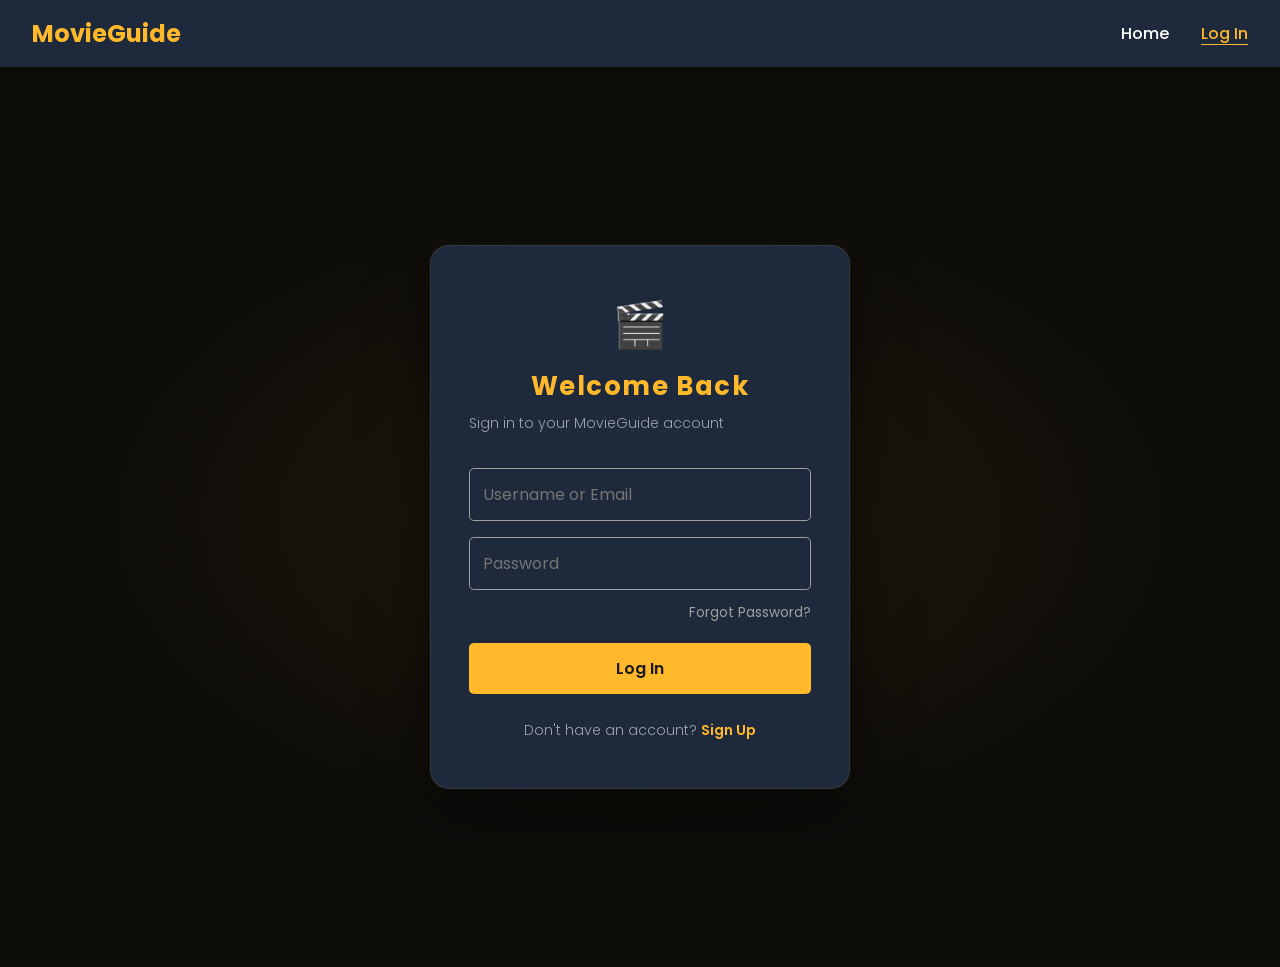
<file: about.html>
<!DOCTYPE html>
<html lang="en">

<head>
    <meta charset="UTF-8">
    <meta http-equiv="X-UA-Compatible" content="IE=edge">
    <meta name="viewport" content="width=device-width, initial-scale=1.0">
    <link rel="stylesheet" href="style.css">
    <title>About Us - MovieGuide</title>
    <link rel="icon" href="./img/logo.ico">
</head>

<body class="trending-body">

    <!-- Background Particles -->
    <div class="global-particles" id="global-particles"></div>

    <nav>
        <a href="home.html" class="logo">MovieGuide</a>
        <ul class="nav-links">
            <li><a href="home.html">Home</a></li>
            <li><a href="index.html">Search Movies</a></li>
            <li><a href="trending.html">Discover</a></li>
            <li><a href="about.html" class="active">About Us</a></li>
            <li><a href="login.html">Log In</a></li>
        </ul>
    </nav>

    <!-- Hero -->
    <section class="about-hero">
        <span class="trending-badge">✨ Our Story</span>
        <h1 class="trending-heading">The Team Behind <span class="hero-highlight">MovieGuide</span></h1>
        <p class="trending-sub">Built with love by two passionate developers who believe everyone deserves a beautiful movie discovery experience.</p>
    </section>

    <!-- Mission Section -->
    <section class="about-mission">
        <div class="mission-grid">
            <div class="mission-card">
                <div class="mission-icon">🎯</div>
                <h3>Our Mission</h3>
                <p>To make movie discovery effortless and delightful. We believe finding your next favourite film should be as enjoyable as watching it.</p>
            </div>
            <div class="mission-card">
                <div class="mission-icon">⚡</div>
                <h3>Built with</h3>
                <p>Pure HTML, CSS & JavaScript — no frameworks. Powered by the OMDb API for real-time movie data and IMDb ratings.</p>
            </div>
            <div class="mission-card">
                <div class="mission-icon">💡</div>
                <h3>Why We Built It</h3>
                <p>As movie enthusiasts ourselves, we wanted a clean, fast tool to search movies without ads, clutter, or distractions.</p>
            </div>
        </div>
    </section>

    <!-- Team Section -->
    <section class="about-team-section">
        <h2 class="about-team-heading">Meet the Creators</h2>
        <div class="about-section">
            <div class="profile-card">
                <div class="profile-card-glow"></div>
                <div class="profile-pic">PB</div>
                <h2 class="profile-name">Pratishtha Bhatia</h2>
                <p class="profile-role">Lead Developer</p>
                <p class="profile-bio">
                    Pratishtha loves coding and cinema. She built the core search engine of this app and enjoys watching
                    thriller movies in her free time.
                </p>
                <div class="profile-tags">
                    <span class="profile-tag">JavaScript</span>
                    <span class="profile-tag">API Integration</span>
                    <span class="profile-tag">Problem Solver</span>
                </div>
                <div class="profile-fav">
                    <span class="profile-fav-label">Favourite genre:</span>
                    <span class="profile-fav-value">🎬 Thriller</span>
                </div>
            </div>

            <div class="profile-card">
                <div class="profile-card-glow"></div>
                <div class="profile-pic">AK</div>
                <h2 class="profile-name">Arshpreet Kaur</h2>
                <p class="profile-role">UI/UX Designer</p>
                <p class="profile-bio">
                    Arshpreet ensures our app looks stunning. She has a keen eye for color and typography, and her
                    favorite genre is thriller and horror.
                </p>
                <div class="profile-tags">
                    <span class="profile-tag">UI/UX</span>
                    <span class="profile-tag">CSS</span>
                    <span class="profile-tag">Visual Design</span>
                </div>
                <div class="profile-fav">
                    <span class="profile-fav-label">Favourite genre:</span>
                    <span class="profile-fav-value">👻 Horror</span>
                </div>
            </div>
        </div>
    </section>

    <!-- Stats Banner -->
    <section class="about-stats">
        <div class="stat-item">
            <span class="stat-number">2</span>
            <span class="stat-label">Team Members</span>
        </div>
        <div class="stat-divider"></div>
        <div class="stat-item">
            <span class="stat-number">∞</span>
            <span class="stat-label">Movies to Discover</span>
        </div>
        <div class="stat-divider"></div>
        <div class="stat-item">
            <span class="stat-number">0</span>
            <span class="stat-label">Ads or Trackers</span>
        </div>
        <div class="stat-divider"></div>
        <div class="stat-item">
            <span class="stat-number">❤️</span>
            <span class="stat-label">Built with Love</span>
        </div>
    </section>

    <script src="auth.js"></script>

</body>

</html>
</file>
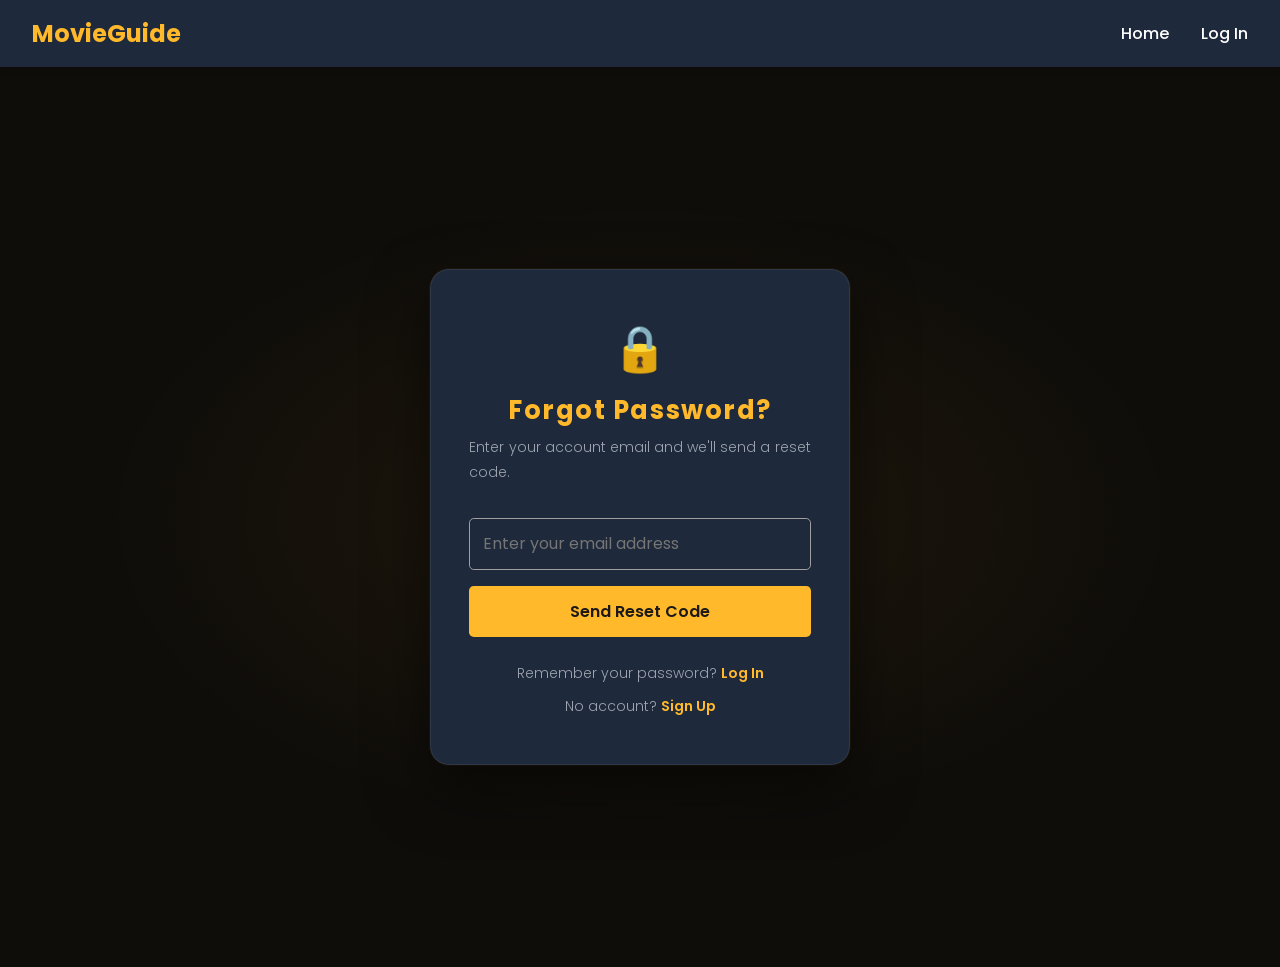
<file: forgot_password.html>
<!DOCTYPE html>
<html lang="en">

<head>
    <meta charset="UTF-8">
    <meta http-equiv="X-UA-Compatible" content="IE=edge">
    <meta name="viewport" content="width=device-width, initial-scale=1.0">
    <meta name="description" content="Reset your MovieGuide password. Enter your email to receive password reset instructions.">
    <link rel="stylesheet" href="style.css">
    <title>Forgot Password - MovieGuide</title>
    <link rel="icon" href="./img/logo.ico">
</head>

<body>

    <!-- Background Particles -->
    <div class="global-particles" id="global-particles"></div>

    <nav>
        <a href="home.html" class="logo">MovieGuide</a>
        <ul class="nav-links">
            <li><a href="home.html">Home</a></li>
            <li><a href="index.html">Search Movies</a></li>
            <li><a href="trending.html">Discover</a></li>
            <li><a href="about.html">About Us</a></li>
            <li><a href="login.html">Log In</a></li>
        </ul>
    </nav>

    <div class="auth-page-wrapper">
        <div class="auth-card">

            <!-- Step 1: Email -->
            <div id="email-step">
                <div class="auth-card-header">
                    <div class="auth-logo-mark">🔒</div>
                    <h2 class="auth-title">Forgot Password?</h2>
                    <p class="auth-subtitle">Enter your account email and we'll send a reset code.</p>
                </div>
                <div class="auth-fields">
                    <input type="email" id="reset-email" class="login-input" placeholder="Enter your email address">
                    <button id="reset-btn" class="login-btn">Send Reset Code</button>
                    <p id="email-error" class="error-msg"></p>
                </div>
                <p class="auth-switch">Remember your password? <a href="login.html">Log In</a></p>
                <p class="auth-switch" style="margin-top: 0.5rem;">No account? <a href="signup.html">Sign Up</a></p>
            </div>

            <!-- Step 2: OTP Verification -->
            <div id="otp-step">
                <div class="auth-card-header">
                    <div class="auth-logo-mark">🔑</div>
                    <h2 class="auth-title">Verify Identity</h2>
                    <p class="auth-subtitle">A verification code has been sent to your email. (For demo, use code: <strong>1234</strong>)</p>
                </div>
                <div class="auth-fields">
                    <input type="text" id="otp-input" class="login-input" placeholder="Enter 4-digit code" maxlength="4">
                    <button id="verify-btn" class="login-btn">Verify Code</button>
                    <p id="otp-error" class="error-msg"></p>
                </div>
            </div>

            <!-- Step 3: New Password -->
            <div id="reset-step">
                <div class="auth-card-header">
                    <div class="auth-logo-mark">🔒</div>
                    <h2 class="auth-title">Reset Password</h2>
                    <p class="auth-subtitle">Choose a new password for your account.</p>
                </div>
                <div class="auth-fields">
                    <input type="password" id="new-password" class="login-input" placeholder="Enter new password">
                    <input type="password" id="confirm-password" class="login-input" placeholder="Confirm new password">
                    <button id="do-reset-btn" class="login-btn">Reset Password</button>
                    <p id="reset-pwd-error" class="error-msg"></p>
                </div>
            </div>

            <!-- Step 4: Success -->
            <div id="success-step">
                <div class="reset-success-icon">✓</div>
                <h2 class="auth-title">Password Reset Successful!</h2>
                <p class="auth-subtitle">Your password has been updated. You can now login with your new password.</p>
                <div class="auth-fields" style="margin-top: 1.5rem;">
                    <button id="goto-login-btn" class="login-btn">Go to Login</button>
                </div>
            </div>

        </div>
    </div>

    <script src="auth.js"></script>
</body>

</html>
</file>
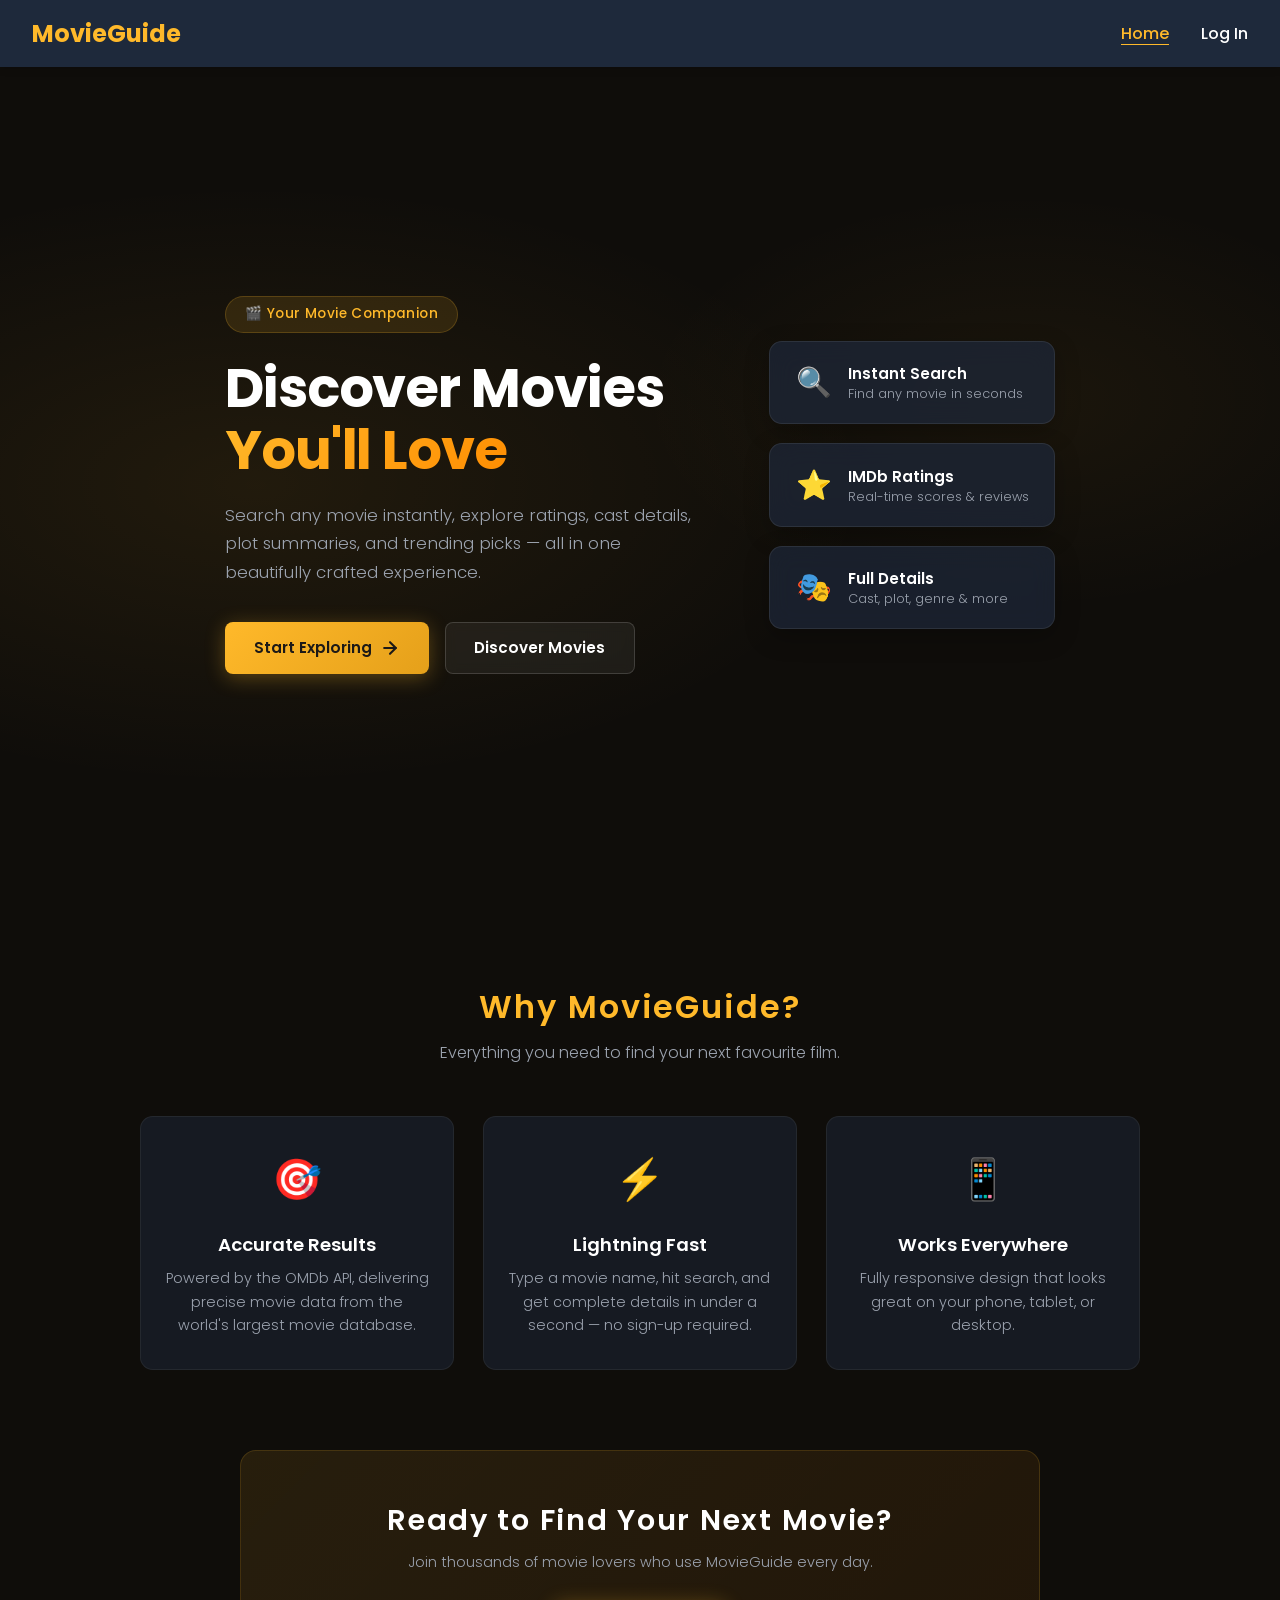
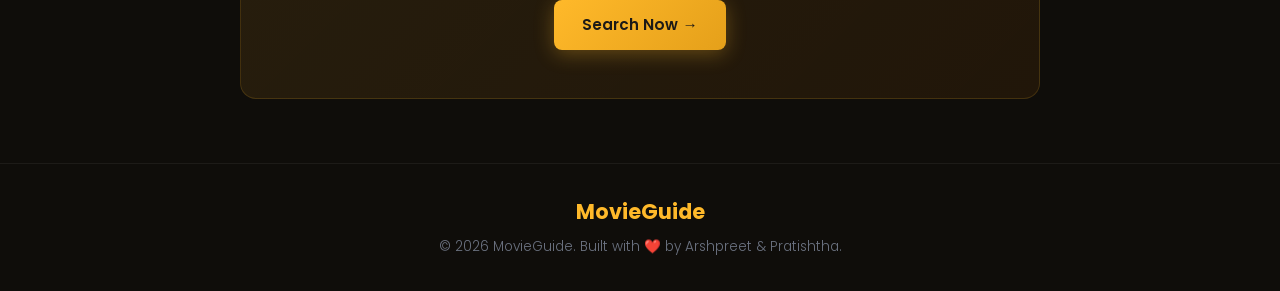
<file: home.html>
<!DOCTYPE html>
<html lang="en">

<head>
    <meta charset="UTF-8">
    <meta http-equiv="X-UA-Compatible" content="IE=edge">
    <meta name="viewport" content="width=device-width, initial-scale=1.0">
    <meta name="description"
        content="MovieGuide — Your ultimate destination to search, discover, and explore movies with ratings, cast, and detailed reviews.">
    <link rel="stylesheet" href="style.css">
    <title>MovieGuide — Discover Movies You'll Love</title>
    <link rel="icon" href="./img/logo.ico">
</head>

<body class="home-body">

    <nav>
        <a href="home.html" class="logo">MovieGuide</a>
        <ul class="nav-links">
            <li><a href="home.html" class="active">Home</a></li>
            <!-- Auth-gated pages removed; accessible after login -->
            <li><a href="login.html">Log In</a></li>
        </ul>
    </nav>

    <!-- Hero Section -->
    <section class="hero-section">
        <div class="hero-particles" id="hero-particles"></div>
        <div class="hero-content">
            <span class="hero-badge">🎬 Your Movie Companion</span>
            <h1 class="hero-title">
                Discover Movies<br>
                <span class="hero-highlight">You'll Love</span>
            </h1>
            <p class="hero-subtitle">
                Search any movie instantly, explore ratings, cast details, plot summaries, and trending picks — all in
                one beautifully crafted experience.
            </p>
            <div class="hero-actions">
                <a href="index.html" class="hero-btn hero-btn-primary" id="hero-cta">
                    <span>Start Exploring</span>
                    <svg width="20" height="20" viewBox="0 0 24 24" fill="none" stroke="currentColor" stroke-width="2.5"
                        stroke-linecap="round" stroke-linejoin="round">
                        <line x1="5" y1="12" x2="19" y2="12"></line>
                        <polyline points="12 5 19 12 12 19"></polyline>
                    </svg>
                </a>
                <a href="trending.html" class="hero-btn hero-btn-secondary">Discover Movies</a>
            </div>
        </div>
        <div class="hero-visual">
            <div class="hero-card-stack">
                <div class="hero-float-card card-1">
                    <div class="float-card-icon">🔍</div>
                    <div class="float-card-text">
                        <strong>Instant Search</strong>
                        <span>Find any movie in seconds</span>
                    </div>
                </div>
                <div class="hero-float-card card-2">
                    <div class="float-card-icon">⭐</div>
                    <div class="float-card-text">
                        <strong>IMDb Ratings</strong>
                        <span>Real-time scores & reviews</span>
                    </div>
                </div>
                <div class="hero-float-card card-3">
                    <div class="float-card-icon">🎭</div>
                    <div class="float-card-text">
                        <strong>Full Details</strong>
                        <span>Cast, plot, genre & more</span>
                    </div>
                </div>
            </div>
        </div>
    </section>

    <!-- Features Section -->
    <section class="features-section">
        <h2 class="features-title">Why MovieGuide?</h2>
        <p class="features-subtitle">Everything you need to find your next favourite film.</p>
        <div class="features-grid">
            <div class="feature-card">
                <div class="feature-icon">🎯</div>
                <h3>Accurate Results</h3>
                <p>Powered by the OMDb API, delivering precise movie data from the world's largest movie database.</p>
            </div>
            <div class="feature-card">
                <div class="feature-icon">⚡</div>
                <h3>Lightning Fast</h3>
                <p>Type a movie name, hit search, and get complete details in under a second — no sign-up required.</p>
            </div>
            <div class="feature-card">
                <div class="feature-icon">📱</div>
                <h3>Works Everywhere</h3>
                <p>Fully responsive design that looks great on your phone, tablet, or desktop.</p>
            </div>
        </div>
    </section>

    <!-- CTA Banner -->
    <section class="cta-banner">
        <h2>Ready to Find Your Next Movie?</h2>
        <p>Join thousands of movie lovers who use MovieGuide every day.</p>
        <a href="index.html" class="hero-btn hero-btn-primary">Search Now →</a>
    </section>

    <!-- Footer -->
    <footer class="home-footer">
        <div class="footer-content">
            <span class="footer-logo">MovieGuide</span>
            <p>© 2026 MovieGuide. Built with ❤️ by Arshpreet & Pratishtha.</p>
        </div>
    </footer>

    <script>
        // Floating particles animation
        const particlesContainer = document.getElementById('hero-particles');
        for (let i = 0; i < 30; i++) {
            const particle = document.createElement('div');
            particle.classList.add('particle');
            particle.style.left = Math.random() * 100 + '%';
            particle.style.animationDelay = Math.random() * 8 + 's';
            particle.style.animationDuration = (6 + Math.random() * 6) + 's';
            particle.style.width = particle.style.height = (2 + Math.random() * 4) + 'px';
            particlesContainer.appendChild(particle);
        }

        // Intersection Observer for reveal animations
        const observer = new IntersectionObserver((entries) => {
            entries.forEach(entry => {
                if (entry.isIntersecting) {
                    entry.target.classList.add('revealed');
                }
            });
        }, { threshold: 0.15 });

        document.querySelectorAll('.feature-card, .cta-banner').forEach(el => observer.observe(el));
    </script>

</body>

</html>
</file>
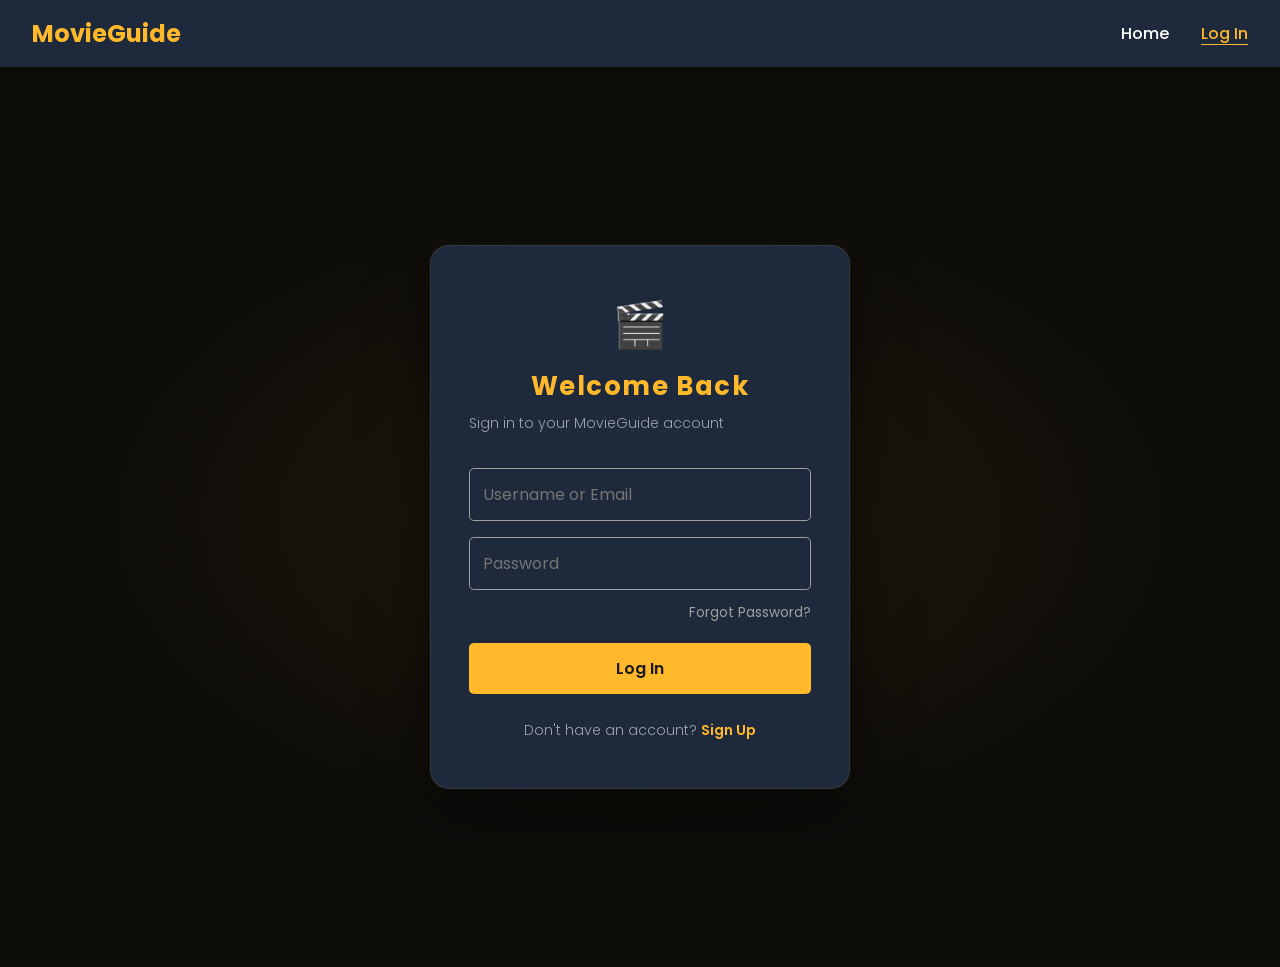
<file: login.html>
<!DOCTYPE html>
<html lang="en">

<head>
    <meta charset="UTF-8">
    <meta http-equiv="X-UA-Compatible" content="IE=edge">
    <meta name="viewport" content="width=device-width, initial-scale=1.0">
    <link rel="stylesheet" href="style.css">
    <title>Login - MovieGuide</title>
    <link rel="icon" href="./img/logo.ico">

</head>

<body>

    <!-- Background Particles -->
    <div class="global-particles" id="global-particles"></div>

    <nav>
        <a href="home.html" class="logo">MovieGuide</a>
        <ul class="nav-links">
            <li><a href="home.html">Home</a></li>
            <li><a href="index.html">Search Movies</a></li>
            <li><a href="trending.html">Discover</a></li>
            <li><a href="about.html">About Us</a></li>
            <li><a href="login.html" class="active">Log In</a></li>
        </ul>
    </nav>

    <div class="auth-page-wrapper">
        <div class="auth-card">
            <div class="auth-card-header">
                <div class="auth-logo-mark">🎬</div>
                <h2 class="auth-title">Welcome Back</h2>
                <p class="auth-subtitle">Sign in to your MovieGuide account</p>
            </div>
            <div class="auth-fields">
                <input type="text" id="username" class="login-input" placeholder="Username or Email">
                <input type="password" id="password" class="login-input" placeholder="Password">

                <div class="forgot-link-row">
                    <a href="forgot_password.html" class="forgot-link">Forgot Password?</a>
                </div>

                <button id="login-btn" class="login-btn">Log In</button>
                <p id="error-msg" class="error-msg">Please fill in both fields</p>
            </div>
            <p class="auth-switch">Don't have an account? <a href="signup.html">Sign Up</a></p>
        </div>
    </div>



    <script src="auth.js"></script>
</body>

</html>
</file>
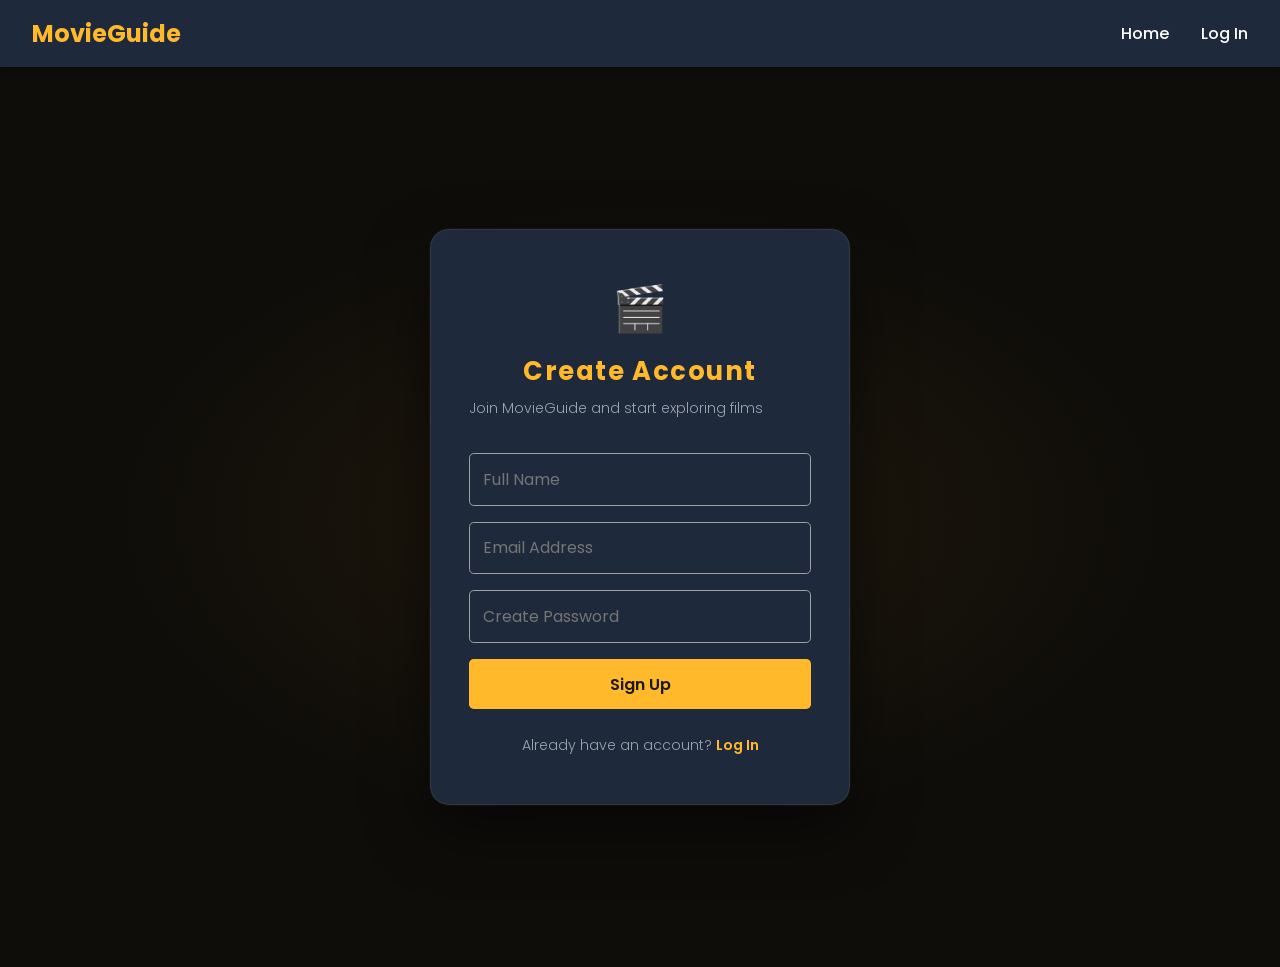
<file: signup.html>
<!DOCTYPE html>
<html lang="en">

<head>
    <meta charset="UTF-8">
    <meta http-equiv="X-UA-Compatible" content="IE=edge">
    <meta name="viewport" content="width=device-width, initial-scale=1.0">
    <link rel="stylesheet" href="style.css">
    <title>Sign Up - MovieGuide</title>
    <link rel="icon" href="./img/logo.ico">

</head>

<body>

    <!-- Background Particles -->
    <div class="global-particles" id="global-particles"></div>

    <nav>
        <a href="home.html" class="logo">MovieGuide</a>
        <ul class="nav-links">
            <li><a href="home.html">Home</a></li>
            <li><a href="index.html">Search Movies</a></li>
            <li><a href="trending.html">Discover</a></li>
            <li><a href="about.html">About Us</a></li>
            <li><a href="login.html">Log In</a></li>
        </ul>
    </nav>

    <div class="auth-page-wrapper">
        <div class="auth-card">
            <div class="auth-card-header">
                <div class="auth-logo-mark">🎬</div>
                <h2 class="auth-title">Create Account</h2>
                <p class="auth-subtitle">Join MovieGuide and start exploring films</p>
            </div>
            <div class="auth-fields">
                <input type="text" id="fullname" class="signup-input" placeholder="Full Name">
                <input type="email" id="email" class="signup-input" placeholder="Email Address">
                <input type="password" id="password" class="signup-input" placeholder="Create Password">

                <button id="signup-btn" class="signup-btn">Sign Up</button>
                <p id="signup-success" class="success-msg"></p>
                <p id="error-msg" class="error-msg">Please fill in all fields</p>
            </div>
            <p class="auth-switch">Already have an account? <a href="login.html">Log In</a></p>
        </div>
    </div>



    <script src="auth.js"></script>
</body>

</html>
</file>
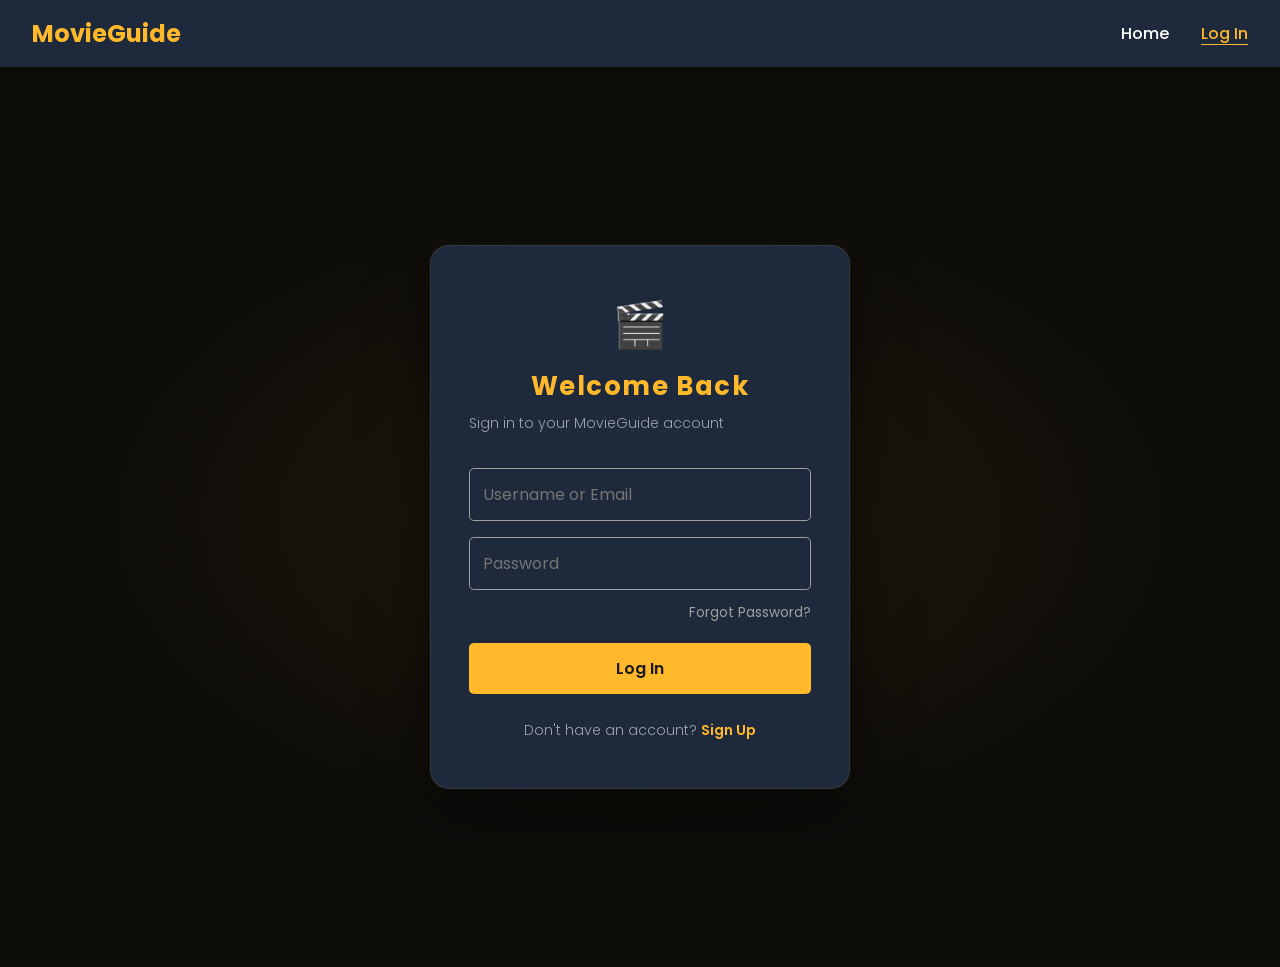
<file: trending.html>
<!DOCTYPE html>
<html lang="en">

<head>
    <meta charset="UTF-8">
    <meta http-equiv="X-UA-Compatible" content="IE=edge">
    <meta name="viewport" content="width=device-width, initial-scale=1.0">
    <link rel="stylesheet" href="style.css">
    <title>Discover - MovieGuide</title>
    <link rel="icon" href="./img/logo.ico">
</head>

<body class="trending-body">

    <!-- Background Particles -->
    <div class="global-particles" id="global-particles"></div>

    <nav>
        <a href="home.html" class="logo">MovieGuide</a>
        <ul class="nav-links">
            <li><a href="home.html">Home</a></li>
            <li><a href="index.html">Search Movies</a></li>
            <li><a href="trending.html" class="active">Discover</a></li>
            <li><a href="about.html">About Us</a></li>
            <li><a href="login.html">Log In</a></li>
        </ul>
    </nav>

    <section class="trending-hero">
        <span class="trending-badge">🔍 Browse & Filter</span>
        <h1 class="trending-heading">Discover Movies</h1>
        <p class="trending-sub">Search by title and year to browse movies from the OMDb database. Results show only movies with poster images.</p>
    </section>

    <section class="explorer-section">

        <!-- Filter Bar -->
        <div class="filter-bar">

            <div class="filter-group">
                <label class="filter-label">Movie Title</label>
                <input type="text" id="exp-query" class="filter-input"
                    placeholder="e.g. Avengers, Batman, Inception...">
            </div>

            <div class="filter-group">
                <label class="filter-label">Year</label>
                <input type="number" id="exp-year" class="filter-input"
                    placeholder="e.g. 2023" min="1900" max="2026">
            </div>

            <div class="filter-group filter-group-btn">
                <button id="exp-search-btn" class="exp-btn">
                    🔍 Search
                </button>
                <button id="exp-clear-btn" class="exp-btn exp-btn-ghost">
                    ✕ Clear
                </button>
            </div>

        </div>

        <!-- Info Note -->
        <div class="explorer-note">
            <span>💡</span> Tip: Search by exact movie name for best results (e.g. "Avengers Endgame" instead of "Marvel").
        </div>

        <!-- Results Count -->
        <div class="explorer-meta" id="explorer-meta"></div>

        <!-- Results Grid -->
        <div class="explorer-grid" id="explorer-grid">
            <!-- Default state shown on load -->
            <div class="explorer-empty" id="explorer-empty">
                <div class="explorer-empty-icon">🎥</div>
                <h3>Start discovering</h3>
                <p>Type a movie title above and hit Search to browse the OMDb database.</p>
                <div class="exp-suggestion-chips">
                    <span onclick="quickExplore('Avengers')">Avengers</span>
                    <span onclick="quickExplore('The Dark Knight')">Dark Knight</span>
                    <span onclick="quickExplore('Interstellar')">Interstellar</span>
                    <span onclick="quickExplore('Spider Man')">Spider-Man</span>
                    <span onclick="quickExplore('Harry Potter')">Harry Potter</span>
                    <span onclick="quickExplore('John Wick')">John Wick</span>
                </div>
            </div>
        </div>

        <!-- Pagination -->
        <div class="explorer-pagination" id="explorer-pagination"></div>

    </section>

    <script src="key.js"></script>
    <script src="auth.js"></script>
    <script src="trending.js"></script>

</body>

</html>
</file>
<file: style.css>
@import url('https://fonts.googleapis.com/css2?family=Poppins:wght@300;500;600;700&display=swap');

* {
    margin: 0;
    padding: 0;
    box-sizing: border-box;
    font-family: 'Poppins', sans-serif;
}

body {
    height: 100vh;
    background: linear-gradient(#1c1917 50%, #ffb92a 50%);
}



.search-container {
    display: grid;
    grid-template-columns: 9fr 3fr;
    gap: 1.2em;
}

.search-container input,
.search-container button {
    font-size: 0.9em;
    outline: none;
    border-radius: 0.3em;
}

.search-container input {
    background-color: transparent;
    border: 1px solid #a0a0a0;
    color: #fff;
    padding: 0.7em;
}

.search-container input:focus {
    border-color: #fff;
}

.search-container button {
    background-color: #ffb92a;
    border: none;
    cursor: pointer;
}

#result {
    color: #fff;
}

.info {
    position: relative;
    display: grid;
    grid-template-columns: 4fr 8fr;
    margin-top: 1.2em;
}

.poster {
    width: 100%;
}

h2 {
    text-align: center;
    font-size: 1.5em;
    font-weight: 600;
    letter-spacing: 0.06em;
}

.rating {
    display: flex;
    align-items: center;
    justify-content: center;
    gap: 0.6em;
    margin: 0.6em 0 0.9em 0;
}

.rating img {
    width: 1.2em;
}

.rating h4 {
    display: inline-block;
    font-size: 1.1em;
    font-weight: 500;
}

.details {
    display: flex;
    font-size: 0.95em;
    gap: 1em;
    justify-content: center;
    color: #a0a0a0;
    margin: 0.6em 0;
    font-weight: 300;
}

.genre {
    display: flex;
    justify-content: space-around;
}

.genre div {
    border: 1px solid #a0a0a0;
    font-size: 0.75em;
    padding: 0.4em 1.6em;
    border-radius: 0.4em;
    font-weight: 300;
}

h3 {
    font-weight: 500;
    margin-top: 1.2em;
}

p {
    font-size: 0.9em;
    font-weight: 300;
    line-height: 1.8em;
    text-align: justify;
    color: #a0a0a0;
}

.msg {
    text-align: center;
}

nav {
    display: flex;
    justify-content: space-between;
    align-items: center;
    background-color: #1e293b;
    padding: 1rem 2rem;
    position: sticky;
    top: 0;
    z-index: 1000;
    box-shadow: 0 4px 6px rgba(0, 0, 0, 0.1);
}

.logo {
    color: #ffb92a;
    font-size: 1.5rem;
    font-weight: 700;
    text-decoration: none;
}

.nav-links {
    list-style: none;
    display: flex;
    gap: 2rem;
}

.nav-links a {
    text-decoration: none;
    color: #ffffff;
    font-weight: 500;
    transition: color 0.3s;
}

.nav-links a:hover,
.nav-links a.active {
    color: #ffb92a;
    text-decoration: underline;
    text-underline-offset: 5px;
}

.page-container {
    width: 90vw;
    max-width: 1100px;
    margin: 2rem auto;
}

.centered-container {
    font-size: 16px;
    width: 90vw;
    max-width: 37.5em;
    padding: 3em 1.8em;
    background-color: #1e293b;
    position: absolute;
    transform: translate(-50%, -50%);
    top: 55%;
    left: 50%;
    border-radius: 0.6em;
    box-shadow: 1.2em 2em 3em rgba(0, 0, 0, 0.2);
}

.flow-container {
    position: static;
    transform: none;
    margin: 3rem auto;
    background-color: transparent;
    box-shadow: none;
    width: 90vw;
    max-width: 1200px;
    padding: 0;
}

@media screen and (max-width: 600px) {
    .centered-container {
        font-size: 14px;
        top: 60%;
    }

    .poster {
        margin: auto;
        width: auto;
        max-height: 10.8em;
    }

    .info {
        grid-template-columns: 1fr;
    }

    .nav-links {
        gap: 1rem;
        font-size: 0.9rem;
    }

    nav {
        padding: 1rem;
    }
}

.trending-grid {
    display: grid;
    grid-template-columns: repeat(auto-fit, minmax(250px, 1fr));
    gap: 2rem;
    padding: 2rem 0;
}

.movie-card {
    background-color: #1e293b;
    border-radius: 0.6em;
    overflow: hidden;
    box-shadow: 0 4px 6px rgba(0, 0, 0, 0.1);
    transition: transform 0.3s;
}

.movie-card:hover {
    transform: translateY(-5px);
}

.movie-poster {
    width: 100%;
    height: 350px;
    object-fit: cover;
}

.movie-info {
    padding: 1rem;
    color: white;
}

.movie-title {
    font-size: 1.2rem;
    margin-bottom: 0.5rem;
    color: #ffb92a;
}

.movie-meta {
    font-size: 0.9rem;
    color: #a0a0a0;
    display: flex;
    justify-content: space-between;
}

.about-section {
    display: flex;
    justify-content: center;
    gap: 3rem;
    flex-wrap: wrap;
    margin-top: 2rem;
}

.profile-card {
    background: linear-gradient(145deg, #1e293b, #162032);
    border: 1px solid rgba(255,255,255,0.07);
    padding: 2.5rem 2rem;
    border-radius: 1rem;
    text-align: center;
    width: 300px;
    box-shadow: 0 8px 32px rgba(0,0,0,0.3);
    transition: all 0.3s;
    position: relative;
    overflow: hidden;
    color: #ffffff;
}

.profile-card::before {
    content: '';
    position: absolute;
    top: -50%;
    left: -50%;
    width: 200%;
    height: 200%;
    background: radial-gradient(circle, rgba(255,185,42,0.04) 0%, transparent 60%);
    pointer-events: none;
}

.profile-card:hover {
    transform: translateY(-6px);
    border-color: rgba(255,185,42,0.25);
    box-shadow: 0 16px 48px rgba(0,0,0,0.4), 0 0 0 1px rgba(255,185,42,0.1);
}

.profile-pic {
    width: 90px;
    height: 90px;
    border-radius: 50%;
    background: linear-gradient(135deg, #ffb92a, #e5a01a);
    margin: 0 auto 1.2rem;
    display: flex;
    align-items: center;
    justify-content: center;
    font-size: 1.8rem;
    font-weight: 700;
    color: #1c1917;
    box-shadow: 0 0 0 4px rgba(255,185,42,0.15);
}

.profile-name {
    color: #ffb92a;
    margin-bottom: 0.5rem;
}

.profile-role {
    color: #a0a0a0;
    font-size: 0.9rem;
    margin-bottom: 1rem;
    font-style: italic;
}

.profile-bio {
    font-size: 0.95rem;
    line-height: 1.6;
}

.login-input,
.signup-input {
    width: 100%;
    padding: 0.8rem;
    margin-bottom: 1rem;
    background: transparent;
    border: 1px solid #a0a0a0;
    border-radius: 0.3em;
    color: #fff;
    font-size: 1rem;
}

.login-input:focus,
.signup-input:focus {
    outline: none;
    border-color: #ffb92a;
}

.login-btn,
.signup-btn {
    width: 100%;
    padding: 0.8rem;
    background-color: #ffb92a;
    border: none;
    border-radius: 0.3em;
    color: #1c1917;
    font-size: 1rem;
    font-weight: 600;
    cursor: pointer;
    transition: background 0.3s;
}

.login-btn:hover,
.signup-btn:hover {
    background-color: #e5a01a;
}

.error-msg {
    color: #ff4444;
    font-size: 0.9rem;
    text-align: center;
    margin-top: 0.5rem;
    display: none;
}

/* ===== SUCCESS MESSAGE ===== */
.success-msg {
    color: #22c55e;
    font-size: 0.9rem;
    text-align: center;
    margin-top: 0.5rem;
    display: none;
}

/* ===== FORGOT PASSWORD LINK (Login Page) ===== */
.forgot-link-row {
    text-align: right;
    margin: -0.4rem 0 1.2rem 0;
}

.forgot-link {
    color: #a0a0a0;
    font-size: 0.85rem;
    text-decoration: none;
    transition: color 0.3s;
}

.forgot-link:hover {
    color: #ffb92a;
    text-decoration: underline;
    text-underline-offset: 3px;
}

/* ===== FORGOT PASSWORD PAGE ===== */
.forgot-icon {
    font-size: 3rem;
    margin-bottom: 0.8rem;
}

.forgot-desc {
    color: #a0a0a0 !important;
    font-size: 0.9rem !important;
    text-align: center !important;
    margin-bottom: 1.5rem;
    line-height: 1.6 !important;
}

/* ===== HOME PAGE ===== */
.home-body {
    background: #0f0d0a;
    height: auto;
    overflow-x: hidden;
}

/* Hero Section */
.hero-section {
    position: relative;
    min-height: calc(100vh - 64px);
    display: flex;
    align-items: center;
    justify-content: center;
    gap: 4rem;
    padding: 4rem 5%;
    overflow: hidden;
    background:
        radial-gradient(ellipse 80% 60% at 20% 50%, rgba(255, 185, 42, 0.08) 0%, transparent 60%),
        radial-gradient(ellipse 60% 50% at 80% 40%, rgba(255, 185, 42, 0.05) 0%, transparent 50%);
}

/* Particles */
.hero-particles {
    position: absolute;
    inset: 0;
    pointer-events: none;
    z-index: 0;
}

.particle {
    position: absolute;
    bottom: -10px;
    background: rgba(255, 185, 42, 0.3);
    border-radius: 50%;
    animation: floatUp linear infinite;
}

@keyframes floatUp {
    0% {
        transform: translateY(0) scale(1);
        opacity: 0;
    }
    10% {
        opacity: 1;
    }
    90% {
        opacity: 0.6;
    }
    100% {
        transform: translateY(-100vh) scale(0.3);
        opacity: 0;
    }
}

/* Hero Content */
.hero-content {
    position: relative;
    z-index: 1;
    max-width: 560px;
}

.hero-badge {
    display: inline-block;
    background: rgba(255, 185, 42, 0.12);
    color: #ffb92a;
    padding: 0.45rem 1.2rem;
    border-radius: 2rem;
    font-size: 0.85rem;
    font-weight: 500;
    letter-spacing: 0.03em;
    margin-bottom: 1.5rem;
    border: 1px solid rgba(255, 185, 42, 0.2);
}

.hero-title {
    font-size: 3.4rem;
    font-weight: 700;
    color: #ffffff;
    line-height: 1.15;
    letter-spacing: -0.02em;
    margin-bottom: 1.2rem;
}

.hero-highlight {
    background: linear-gradient(135deg, #ffb92a 0%, #ff8c00 100%);
    -webkit-background-clip: text;
    -webkit-text-fill-color: transparent;
    background-clip: text;
}

.hero-subtitle {
    font-size: 1.05rem;
    color: #9ca3af !important;
    line-height: 1.7 !important;
    text-align: left !important;
    margin-bottom: 2.2rem;
    max-width: 480px;
}

/* Hero Buttons */
.hero-actions {
    display: flex;
    gap: 1rem;
    flex-wrap: wrap;
}

.hero-btn {
    display: inline-flex;
    align-items: center;
    gap: 0.5rem;
    padding: 0.85rem 1.8rem;
    border-radius: 0.5rem;
    font-size: 0.95rem;
    font-weight: 600;
    text-decoration: none;
    transition: all 0.3s ease;
    cursor: pointer;
}

.hero-btn-primary {
    background: linear-gradient(135deg, #ffb92a 0%, #e5a01a 100%);
    color: #1c1917;
    box-shadow: 0 4px 20px rgba(255, 185, 42, 0.3);
}

.hero-btn-primary:hover {
    transform: translateY(-2px);
    box-shadow: 0 8px 30px rgba(255, 185, 42, 0.45);
}

.hero-btn-secondary {
    background: rgba(255, 255, 255, 0.06);
    color: #ffffff;
    border: 1px solid rgba(255, 255, 255, 0.15);
    backdrop-filter: blur(6px);
}

.hero-btn-secondary:hover {
    background: rgba(255, 255, 255, 0.12);
    border-color: rgba(255, 185, 42, 0.4);
    color: #ffb92a;
}

/* Hero Visual – Floating Cards */
.hero-visual {
    position: relative;
    z-index: 1;
}

.hero-card-stack {
    display: flex;
    flex-direction: column;
    gap: 1.2rem;
}

.hero-float-card {
    display: flex;
    align-items: center;
    gap: 1rem;
    background: rgba(30, 41, 59, 0.7);
    border: 1px solid rgba(255, 255, 255, 0.08);
    backdrop-filter: blur(12px);
    padding: 1.2rem 1.6rem;
    border-radius: 0.8rem;
    min-width: 280px;
    box-shadow: 0 8px 24px rgba(0, 0, 0, 0.25);
    transition: transform 0.3s ease, box-shadow 0.3s ease;
    animation: cardFloat 4s ease-in-out infinite;
}

.hero-float-card:hover {
    transform: translateY(-4px) scale(1.02);
    box-shadow: 0 12px 36px rgba(255, 185, 42, 0.15);
    border-color: rgba(255, 185, 42, 0.3);
}

.card-1 { animation-delay: 0s; }
.card-2 { animation-delay: 1.3s; }
.card-3 { animation-delay: 2.6s; }

@keyframes cardFloat {
    0%, 100% { transform: translateY(0); }
    50% { transform: translateY(-8px); }
}

.float-card-icon {
    font-size: 1.8rem;
    flex-shrink: 0;
}

.float-card-text {
    display: flex;
    flex-direction: column;
}

.float-card-text strong {
    color: #ffffff;
    font-size: 0.95rem;
    font-weight: 600;
}

.float-card-text span {
    color: #9ca3af;
    font-size: 0.8rem;
    font-weight: 300;
}

/* Features Section */
.features-section {
    padding: 5rem 5%;
    text-align: center;
    background: #0f0d0a;
}

.features-title {
    color: #ffb92a;
    font-size: 2rem;
    margin-bottom: 0.5rem;
}

.features-subtitle {
    color: #9ca3af !important;
    text-align: center !important;
    margin-bottom: 3rem;
    font-size: 1rem !important;
}

.features-grid {
    display: grid;
    grid-template-columns: repeat(auto-fit, minmax(240px, 1fr));
    gap: 1.8rem;
    max-width: 1000px;
    margin: 0 auto;
}

.feature-card {
    background: rgba(30, 41, 59, 0.5);
    border: 1px solid rgba(255, 255, 255, 0.06);
    border-radius: 0.8rem;
    padding: 2rem 1.5rem;
    text-align: center;
    transition: all 0.4s ease;
    opacity: 0;
    transform: translateY(30px);
}

.feature-card.revealed {
    opacity: 1;
    transform: translateY(0);
}

.feature-card:hover {
    border-color: rgba(255, 185, 42, 0.25);
    background: rgba(30, 41, 59, 0.75);
    transform: translateY(-4px);
    box-shadow: 0 12px 30px rgba(0, 0, 0, 0.3);
}

.feature-icon {
    font-size: 2.5rem;
    margin-bottom: 1rem;
}

.feature-card h3 {
    color: #ffffff;
    font-size: 1.15rem;
    margin-bottom: 0.6rem;
    font-weight: 600;
}

.feature-card p {
    color: #9ca3af !important;
    text-align: center !important;
    font-size: 0.9rem !important;
    line-height: 1.6 !important;
}

/* CTA Banner */
.cta-banner {
    background: linear-gradient(135deg, rgba(255, 185, 42, 0.1) 0%, rgba(255, 140, 0, 0.08) 100%);
    border: 1px solid rgba(255, 185, 42, 0.15);
    border-radius: 1rem;
    max-width: 800px;
    margin: 0 auto 4rem;
    padding: 3rem 2rem;
    text-align: center;
    opacity: 0;
    transform: translateY(20px);
    transition: all 0.5s ease;
}

.cta-banner.revealed {
    opacity: 1;
    transform: translateY(0);
}

.cta-banner h2 {
    color: #ffffff;
    font-size: 1.8rem;
    margin-bottom: 0.5rem;
}

.cta-banner p {
    color: #9ca3af !important;
    text-align: center !important;
    margin-bottom: 1.5rem;
}

/* Footer */
.home-footer {
    border-top: 1px solid rgba(255, 255, 255, 0.06);
    padding: 2rem 5%;
    text-align: center;
}

.footer-content {
    max-width: 1000px;
    margin: 0 auto;
}

.footer-logo {
    color: #ffb92a;
    font-size: 1.3rem;
    font-weight: 700;
    display: block;
    margin-bottom: 0.5rem;
}

.home-footer p {
    color: #6b7280 !important;
    text-align: center !important;
    font-size: 0.85rem !important;
}

/* ===== HOME PAGE RESPONSIVE ===== */
@media screen and (max-width: 900px) {
    .hero-section {
        flex-direction: column;
        text-align: center;
        gap: 2.5rem;
        padding: 3rem 5%;
    }

    .hero-title {
        font-size: 2.4rem;
    }

    .hero-subtitle {
        text-align: center !important;
        margin-left: auto;
        margin-right: auto;
    }

    .hero-actions {
        justify-content: center;
    }

    .hero-card-stack {
        align-items: center;
    }
}

@media screen and (max-width: 480px) {
    .hero-title {
        font-size: 1.9rem;
    }

    .hero-actions {
        flex-direction: column;
        align-items: stretch;
    }

    .hero-btn {
        justify-content: center;
    }
}

/* ===== NAV USER PILL ===== */
.nav-user-pill {
    display: flex;
    align-items: center;
    gap: 0.65rem;
    background: rgba(255,185,42,0.08);
    border: 1px solid rgba(255,185,42,0.18);
    border-radius: 2rem;
    padding: 0.35rem 1rem 0.35rem 0.35rem;
    margin-left: 0.8rem;
    flex-shrink: 0;
}

.nav-avatar {
    width: 30px;
    height: 30px;
    border-radius: 50%;
    background: linear-gradient(135deg, #ffb92a, #e5a01a);
    color: #1c1917;
    display: flex;
    align-items: center;
    justify-content: center;
    font-weight: 700;
    font-size: 0.85rem;
    flex-shrink: 0;
}

.nav-username {
    color: #fff;
    font-size: 0.82rem;
    font-weight: 500;
    white-space: nowrap;
}

.nav-logout-btn {
    color: #9ca3af;
    font-size: 0.72rem;
    text-decoration: none;
    font-weight: 500;
    padding: 0.2rem 0.6rem;
    border-radius: 1rem;
    border: 1px solid rgba(255,255,255,0.08);
    transition: all 0.25s;
    white-space: nowrap;
}

.nav-logout-btn:hover {
    color: #ff4444;
    border-color: rgba(255,68,68,0.3);
    background: rgba(255,68,68,0.08);
}

/* ===== SEARCH WELCOME STATE ===== */
.search-welcome {
    text-align: center;
    padding: 3rem 1rem;
}

.welcome-icon {
    font-size: 3.5rem;
    margin-bottom: 1rem;
}

.welcome-title {
    color: #ffffff;
    font-size: 1.6rem;
    font-weight: 600;
    margin-bottom: 0.6rem;
}

.welcome-sub {
    color: #9ca3af;
    font-size: 0.95rem;
    line-height: 1.7;
    margin-bottom: 1.8rem;
}

.welcome-chips {
    display: flex;
    flex-wrap: wrap;
    gap: 0.7rem;
    justify-content: center;
}

.welcome-chips span {
    background: rgba(255,185,42,0.1);
    border: 1px solid rgba(255,185,42,0.25);
    color: #ffb92a;
    padding: 0.4rem 1.1rem;
    border-radius: 2rem;
    font-size: 0.85rem;
    cursor: pointer;
    transition: all 0.25s;
}

.welcome-chips span:hover {
    background: rgba(255,185,42,0.22);
    transform: translateY(-2px);
}

/* ===== AUTH PAGES (Login, Signup, Forgot Password) ===== */
.auth-page-wrapper {
    min-height: 100vh;
    display: flex;
    align-items: center;
    justify-content: center;
    padding: 2rem;
    background: radial-gradient(ellipse 60% 50% at 50% 50%, rgba(255,185,42,0.07) 0%, transparent 70%), #0f0d0a;
}

.auth-card {
    background: #1e293b;
    border: 1px solid rgba(255,255,255,0.07);
    border-radius: 1.2rem;
    padding: 2.8rem 2.4rem;
    width: 100%;
    max-width: 420px;
    box-shadow: 0 24px 60px rgba(0,0,0,0.5), 0 0 0 1px rgba(255,185,42,0.05);
}

.auth-card-header {
    text-align: center;
    margin-bottom: 2rem;
}

.auth-logo-mark {
    font-size: 2.8rem;
    margin-bottom: 0.6rem;
}

.auth-title {
    color: #ffb92a;
    font-size: 1.6rem;
    font-weight: 700;
    margin-bottom: 0.3rem;
}

.auth-subtitle {
    color: #9ca3af;
    font-size: 0.88rem;
}

.auth-fields {
    display: flex;
    flex-direction: column;
    gap: 0rem;
}

.auth-switch {
    text-align: center;
    margin-top: 1.5rem;
    color: #9ca3af;
    font-size: 0.88rem;
}

.auth-switch a {
    color: #ffb92a;
    text-decoration: none;
    font-weight: 600;
}

.auth-switch a:hover {
    text-decoration: underline;
}

/* ===== TRENDING PAGE ===== */
.trending-body {
    background: #0f0d0a;
    height: auto;
}

.trending-hero {
    text-align: center;
    padding: 4rem 5% 2rem;
}

.trending-badge {
    display: inline-block;
    background: rgba(255,185,42,0.1);
    color: #ffb92a;
    padding: 0.4rem 1.2rem;
    border-radius: 2rem;
    font-size: 0.82rem;
    border: 1px solid rgba(255,185,42,0.2);
    margin-bottom: 1rem;
}

.trending-heading {
    color: #fff;
    font-size: 2.4rem;
    font-weight: 700;
    margin-bottom: 0.5rem;
}

.trending-sub {
    color: #9ca3af;
    font-size: 1rem;
}

.trending-section {
    padding: 1rem 5% 4rem;
    max-width: 1200px;
    margin: 0 auto;
}

.movie-poster-wrap {
    position: relative;
    overflow: hidden;
}

.movie-overlay {
    position: absolute;
    inset: 0;
    background: rgba(255,185,42,0.15);
    backdrop-filter: blur(2px);
    display: flex;
    align-items: center;
    justify-content: center;
    opacity: 0;
    transition: opacity 0.3s;
}

.movie-overlay span {
    color: #ffb92a;
    font-weight: 600;
    font-size: 0.95rem;
    background: rgba(28,25,23,0.85);
    padding: 0.5rem 1.2rem;
    border-radius: 2rem;
}

.movie-poster-wrap:hover .movie-overlay {
    opacity: 1;
}

/* ===== ABOUT HERO ===== */
.about-hero {
    text-align: center;
    padding: 4rem 5% 2rem;
}

/* ===== PROFILE TAGS ===== */
.profile-tags {
    display: flex;
    flex-wrap: wrap;
    gap: 0.5rem;
    justify-content: center;
    margin-top: 1rem;
}

.profile-tag {
    background: rgba(255,185,42,0.1);
    color: #ffb92a;
    border: 1px solid rgba(255,185,42,0.2);
    padding: 0.25rem 0.8rem;
    border-radius: 2rem;
    font-size: 0.75rem;
    font-weight: 500;
}

/* ===== RESPONSIVE — AUTH PAGES ===== */
@media screen and (max-width: 480px) {
    .auth-card {
        padding: 2rem 1.4rem;
    }

    .auth-title {
        font-size: 1.3rem;
    }

    .auth-logo-mark {
        font-size: 2.2rem;
    }
}

/* ===== RESPONSIVE — TRENDING / ABOUT ===== */
@media screen and (max-width: 600px) {
    .trending-heading {
        font-size: 1.7rem;
    }

    .trending-hero,
    .about-hero {
        padding: 2.5rem 5% 1.5rem;
    }

    .trending-sub {
        font-size: 0.88rem;
    }
}

/* ===== EXPLORER SECTION ===== */
.explorer-section {
    max-width: 1200px;
    margin: 0 auto;
    padding: 1rem 5% 5rem;
}

/* Filter Bar */
.filter-bar {
    display: flex;
    flex-wrap: wrap;
    gap: 1rem;
    align-items: flex-end;
    background: #1e293b;
    border: 1px solid rgba(255,255,255,0.07);
    border-radius: 1rem;
    padding: 1.6rem;
    margin-bottom: 2rem;
    box-shadow: 0 4px 20px rgba(0,0,0,0.2);
}

.filter-group {
    display: flex;
    flex-direction: column;
    gap: 0.4rem;
    flex: 1;
    min-width: 160px;
}

.filter-group-btn {
    flex-direction: row;
    align-items: flex-end;
    gap: 0.6rem;
    flex: 0;
    min-width: unset;
}

.filter-label {
    color: #9ca3af;
    font-size: 0.78rem;
    font-weight: 500;
    text-transform: uppercase;
    letter-spacing: 0.06em;
}

.filter-input,
.filter-select {
    background: rgba(255,255,255,0.05);
    border: 1px solid rgba(255,255,255,0.1);
    color: #fff;
    padding: 0.65rem 0.9rem;
    border-radius: 0.5rem;
    font-size: 0.9rem;
    font-family: 'Poppins', sans-serif;
    outline: none;
    transition: border-color 0.25s;
    appearance: none;
    -webkit-appearance: none;
}

.filter-input:focus,
.filter-select:focus {
    border-color: #ffb92a;
}

.filter-select option {
    background: #1e293b;
    color: #fff;
}

.exp-btn {
    background: linear-gradient(135deg, #ffb92a, #e5a01a);
    color: #1c1917;
    border: none;
    padding: 0.65rem 1.4rem;
    border-radius: 0.5rem;
    font-size: 0.9rem;
    font-weight: 600;
    cursor: pointer;
    white-space: nowrap;
    transition: all 0.25s;
    font-family: 'Poppins', sans-serif;
}

.exp-btn:hover {
    transform: translateY(-2px);
    box-shadow: 0 6px 20px rgba(255,185,42,0.35);
}

.exp-btn-ghost {
    background: rgba(255,255,255,0.06);
    color: #9ca3af;
    border: 1px solid rgba(255,255,255,0.1);
}

.exp-btn-ghost:hover {
    background: rgba(255,255,255,0.1);
    color: #fff;
    box-shadow: none;
    transform: none;
}

/* Meta row */
.explorer-meta {
    margin-bottom: 1.2rem;
    min-height: 1.5rem;
}

.meta-count {
    color: #9ca3af;
    font-size: 0.88rem;
}

.meta-count strong {
    color: #ffb92a;
}

.meta-count em {
    color: #fff;
    font-style: normal;
}

/* Explorer Grid */
.explorer-grid {
    display: grid;
    grid-template-columns: repeat(auto-fill, minmax(190px, 1fr));
    gap: 1.4rem;
}

/* Explorer Card */
.exp-card {
    background: #1e293b;
    border-radius: 0.8rem;
    overflow: hidden;
    border: 1px solid rgba(255,255,255,0.06);
    transition: all 0.3s;
    cursor: default;
}

.exp-card:hover {
    transform: translateY(-5px);
    border-color: rgba(255,185,42,0.25);
    box-shadow: 0 12px 32px rgba(0,0,0,0.4);
}

.exp-card-img-wrap {
    position: relative;
    overflow: hidden;
    aspect-ratio: 2/3;
}

.exp-card-img {
    width: 100%;
    height: 100%;
    object-fit: cover;
    display: block;
    transition: transform 0.4s;
}

.exp-card:hover .exp-card-img {
    transform: scale(1.04);
}

.exp-card-overlay {
    position: absolute;
    top: 0.6rem;
    right: 0.6rem;
}

.exp-card-type {
    background: rgba(28,25,23,0.85);
    color: #ffb92a;
    font-size: 0.7rem;
    font-weight: 600;
    text-transform: uppercase;
    padding: 0.25rem 0.6rem;
    border-radius: 0.3rem;
    letter-spacing: 0.05em;
}

.exp-card-body {
    padding: 0.9rem;
}

.exp-card-title {
    color: #fff;
    font-size: 0.88rem;
    font-weight: 600;
    margin-bottom: 0.5rem;
    display: -webkit-box;
    -webkit-line-clamp: 2;
    -webkit-box-orient: vertical;
    overflow: hidden;
}

.exp-card-meta {
    display: flex;
    justify-content: space-between;
    align-items: center;
}

.exp-card-year {
    color: #9ca3af;
    font-size: 0.78rem;
}

.exp-imdb-link {
    color: #ffb92a;
    font-size: 0.78rem;
    text-decoration: none;
    font-weight: 600;
}

.exp-imdb-link:hover {
    text-decoration: underline;
}

/* Empty / Loading States */
.explorer-empty {
    grid-column: 1/-1;
    text-align: center;
    padding: 4rem 2rem;
}

.explorer-empty-icon {
    font-size: 3.5rem;
    margin-bottom: 1rem;
}

.explorer-empty h3 {
    color: #fff;
    font-size: 1.3rem;
    margin-bottom: 0.5rem;
}

.explorer-empty p {
    color: #9ca3af;
    font-size: 0.9rem;
    line-height: 1.6;
}

.exp-suggestion-chips {
    display: flex;
    flex-wrap: wrap;
    gap: 0.6rem;
    justify-content: center;
    margin-top: 1.5rem;
}

.exp-suggestion-chips span {
    background: rgba(255,185,42,0.1);
    border: 1px solid rgba(255,185,42,0.25);
    color: #ffb92a;
    padding: 0.35rem 1rem;
    border-radius: 2rem;
    font-size: 0.82rem;
    cursor: pointer;
    transition: all 0.25s;
}

.exp-suggestion-chips span:hover {
    background: rgba(255,185,42,0.22);
    transform: translateY(-2px);
}

.explorer-loading {
    grid-column: 1/-1;
    text-align: center;
    padding: 4rem;
    color: #9ca3af;
}

.exp-spinner {
    width: 40px;
    height: 40px;
    border: 3px solid rgba(255,185,42,0.2);
    border-top-color: #ffb92a;
    border-radius: 50%;
    margin: 0 auto 1rem;
    animation: spin 0.8s linear infinite;
}

@keyframes spin {
    to { transform: rotate(360deg); }
}

/* Pagination */
.explorer-pagination {
    margin-top: 2.5rem;
    text-align: center;
}

.pagination-bar {
    display: inline-flex;
    align-items: center;
    gap: 1rem;
    background: #1e293b;
    padding: 0.7rem 1.4rem;
    border-radius: 0.7rem;
    border: 1px solid rgba(255,255,255,0.07);
}

.page-btn {
    background: rgba(255,185,42,0.1);
    color: #ffb92a;
    border: 1px solid rgba(255,185,42,0.25);
    padding: 0.45rem 1rem;
    border-radius: 0.4rem;
    cursor: pointer;
    font-size: 0.85rem;
    font-family: 'Poppins', sans-serif;
    transition: all 0.25s;
}

.page-btn:hover {
    background: #ffb92a;
    color: #1c1917;
}

.page-info {
    color: #9ca3af;
    font-size: 0.85rem;
}

/* ===== RESPONSIVE — EXPLORER ===== */
@media (max-width: 600px) {
    .filter-bar {
        flex-direction: column;
    }

    .filter-group-btn {
        flex-direction: row;
        width: 100%;
    }

    .exp-btn {
        flex: 1;
        text-align: center;
    }

    .explorer-grid {
        grid-template-columns: repeat(auto-fill, minmax(150px, 1fr));
        gap: 1rem;
    }
}
/* ===== GLOBAL PARTICLES (all pages except home) ===== */
.global-particles {
    position: fixed;
    inset: 0;
    pointer-events: none;
    z-index: 0;
    overflow: hidden;
}

/* ===== EXPLORER NOTE / TIP ===== */
.explorer-note {
    background: rgba(255,185,42,0.06);
    border: 1px solid rgba(255,185,42,0.15);
    border-radius: 0.6rem;
    padding: 0.75rem 1.2rem;
    margin-bottom: 1.5rem;
    font-size: 0.85rem;
    color: #9ca3af;
    display: flex;
    align-items: center;
    gap: 0.5rem;
}

/* ===== ABOUT PAGE — REDESIGN ===== */

/* Mission Section */
.about-mission {
    max-width: 1100px;
    margin: 0 auto;
    padding: 1rem 5% 3rem;
    position: relative;
    z-index: 1;
}

.mission-grid {
    display: grid;
    grid-template-columns: repeat(auto-fit, minmax(280px, 1fr));
    gap: 1.5rem;
}

.mission-card {
    background: rgba(30,41,59,0.6);
    border: 1px solid rgba(255,255,255,0.06);
    border-radius: 1rem;
    padding: 2rem 1.5rem;
    text-align: center;
    transition: all 0.35s ease;
    backdrop-filter: blur(8px);
}

.mission-card:hover {
    border-color: rgba(255,185,42,0.25);
    transform: translateY(-4px);
    box-shadow: 0 12px 40px rgba(0,0,0,0.35);
}

.mission-icon {
    font-size: 2.4rem;
    margin-bottom: 1rem;
}

.mission-card h3 {
    color: #fff;
    font-size: 1.1rem;
    font-weight: 600;
    margin-bottom: 0.6rem;
}

.mission-card p {
    color: #9ca3af !important;
    text-align: center !important;
    font-size: 0.88rem !important;
    line-height: 1.65 !important;
}

/* Team Section */
.about-team-section {
    padding: 2rem 5% 3rem;
    position: relative;
    z-index: 1;
}

.about-team-heading {
    text-align: center;
    color: #ffb92a;
    font-size: 1.8rem;
    font-weight: 700;
    margin-bottom: 2rem;
}

/* Enhanced Profile Card */
.profile-card {
    position: relative;
}

.profile-card-glow {
    position: absolute;
    top: -1px;
    left: -1px;
    right: -1px;
    bottom: -1px;
    border-radius: 1rem;
    background: linear-gradient(135deg, rgba(255,185,42,0.2), transparent 50%, rgba(255,140,0,0.15));
    opacity: 0;
    transition: opacity 0.4s;
    pointer-events: none;
    z-index: -1;
}

.profile-card:hover .profile-card-glow {
    opacity: 1;
}

.profile-fav {
    display: flex;
    align-items: center;
    justify-content: center;
    gap: 0.5rem;
    margin-top: 1rem;
    padding-top: 1rem;
    border-top: 1px solid rgba(255,255,255,0.06);
}

.profile-fav-label {
    color: #6b7280;
    font-size: 0.78rem;
}

.profile-fav-value {
    color: #ffb92a;
    font-size: 0.85rem;
    font-weight: 600;
}

/* Stats Banner */
.about-stats {
    display: flex;
    align-items: center;
    justify-content: center;
    gap: 2.5rem;
    flex-wrap: wrap;
    max-width: 900px;
    margin: 1rem auto 4rem;
    padding: 2rem;
    background: rgba(30,41,59,0.5);
    border: 1px solid rgba(255,255,255,0.06);
    border-radius: 1rem;
    backdrop-filter: blur(8px);
    position: relative;
    z-index: 1;
}

.stat-item {
    text-align: center;
}

.stat-number {
    display: block;
    color: #ffb92a;
    font-size: 2rem;
    font-weight: 700;
    line-height: 1.2;
}

.stat-label {
    color: #9ca3af;
    font-size: 0.78rem;
    font-weight: 400;
    text-transform: uppercase;
    letter-spacing: 0.06em;
}

.stat-divider {
    width: 1px;
    height: 40px;
    background: rgba(255,255,255,0.08);
}

/* ===== ABOUT HERO — enhanced ===== */
.about-hero .hero-highlight {
    background: linear-gradient(135deg, #ffb92a 0%, #ff8c00 100%);
    -webkit-background-clip: text;
    -webkit-text-fill-color: transparent;
    background-clip: text;
}

/* ===== RESPONSIVE — ABOUT REDESIGN ===== */
@media screen and (max-width: 768px) {
    .mission-grid {
        grid-template-columns: 1fr;
    }

    .about-stats {
        gap: 1.5rem;
        padding: 1.5rem;
    }

    .stat-divider {
        display: none;
    }

    .stat-number {
        font-size: 1.6rem;
    }
}

@media screen and (max-width: 480px) {
    .about-team-heading {
        font-size: 1.4rem;
    }

    .about-stats {
        gap: 1rem;
    }

    .stat-item {
        min-width: 40%;
    }
}

/* ===== FORGOT PASSWORD MULTI-STEP ===== */
#otp-step, #reset-step, #success-step {
    display: none;
}

#success-step {
    text-align: center;
}

#success-step .auth-title {
    margin-bottom: 0.6rem;
}

#success-step .auth-subtitle {
    margin-bottom: 0;
}

.reset-success-icon {
    width: 4.5rem;
    height: 4.5rem;
    background: #22c55e;
    border-radius: 50%;
    display: flex;
    align-items: center;
    justify-content: center;
    font-size: 2rem;
    font-weight: 700;
    color: #fff;
    margin: 0 auto 1.5rem;
}
</file>
